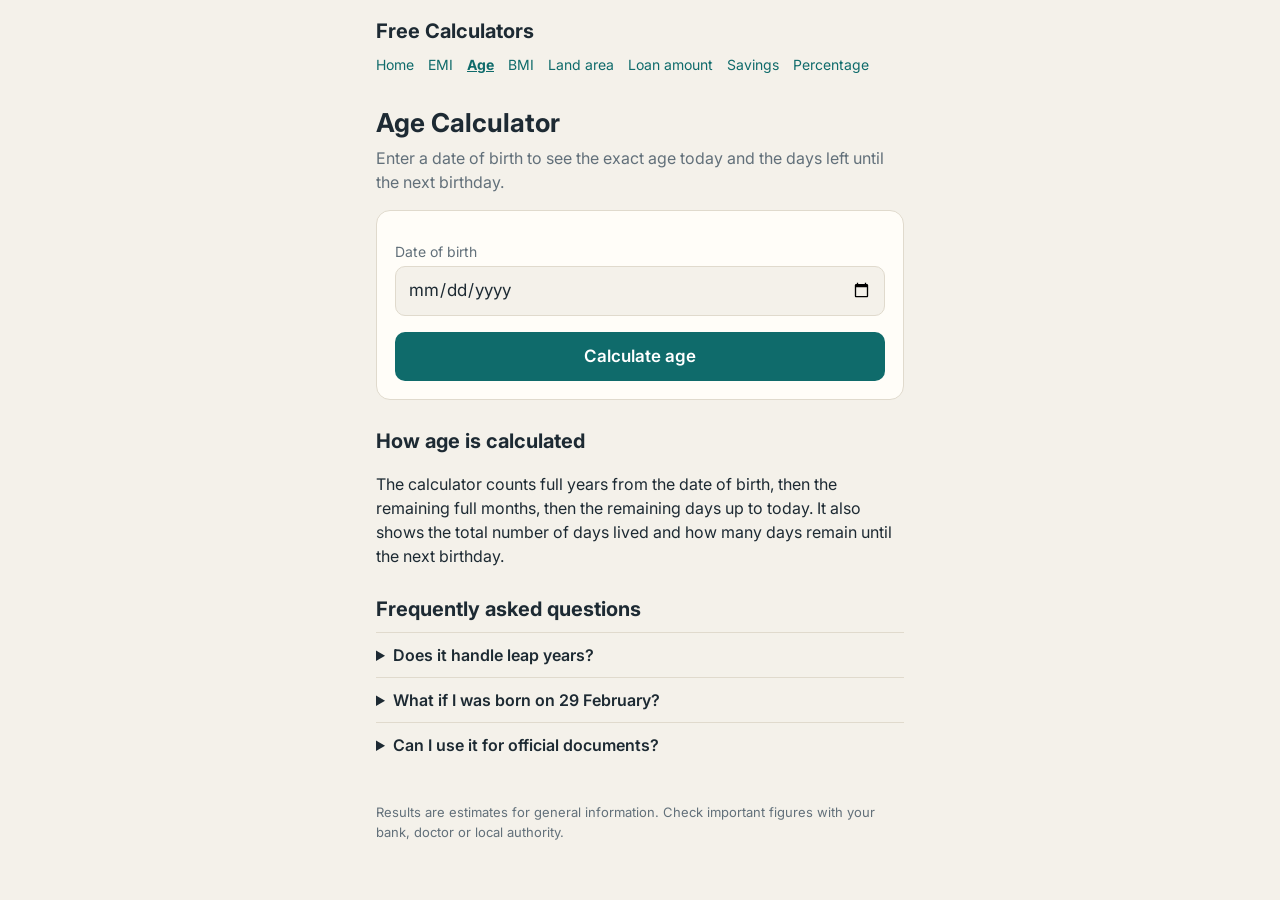
<file: age-calculator.html>
<!DOCTYPE html>
<html lang="en"><head><meta charset="utf-8">
<meta name="viewport" content="width=device-width, initial-scale=1, viewport-fit=cover">
<title>Age Calculator: Exact Age in Years, Months and Days</title>
<meta name="description" content="Free age calculator. Enter a date of birth to get your exact age in years, months and days, total days lived and days until your next birthday.">
<link rel="canonical" href="https://neyedinesh-ux.github.io/calculator/age-calculator.html">
<link rel="stylesheet" href="https://fonts.googleapis.com/css2?family=Inter:wght@400;500;600;700&display=swap">
<link rel="stylesheet" href="style.css"><script type="application/ld+json">{"@context": "https://schema.org", "@type": "FAQPage", "mainEntity": [{"@type": "Question", "name": "Does it handle leap years?", "acceptedAnswer": {"@type": "Answer", "text": "Yes. Total days are counted from real calendar dates, so leap days are included."}}, {"@type": "Question", "name": "What if I was born on 29 February?", "acceptedAnswer": {"@type": "Answer", "text": "Your next birthday is counted from the calendar date in the following year, so in non-leap years it falls in March in this tool."}}, {"@type": "Question", "name": "Can I use it for official documents?", "acceptedAnswer": {"@type": "Answer", "text": "Use it as a quick reference. For legal or official age requirements, follow the rules of the office or authority involved."}}]}</script>
</head><body><div class="wrap">
<header><a class="brand" href="./">Free Calculators</a><nav><a href="./">Home</a><a href="emi-calculator.html">EMI</a><a href="age-calculator.html" aria-current="page">Age</a><a href="bmi-calculator.html">BMI</a><a href="land-area-converter.html">Land area</a><a href="loan-amount-calculator.html">Loan amount</a><a href="savings-interest-calculator.html">Savings</a><a href="percentage-calculator.html">Percentage</a></nav></header>
<h1>Age Calculator</h1><p class="lead">Enter a date of birth to see the exact age today and the days left until the next birthday.</p><section class="panel" id="age">
  
  <label for="a1">Date of birth</label><input id="a1" type="date">
  <button class="go" id="b-age">Calculate age</button>
  <div class="res" id="r-age" aria-live="polite"></div>
</section><article><h2>How age is calculated</h2>
<p>The calculator counts full years from the date of birth, then the remaining full months, then the remaining days up to today. It also shows the total number of days lived and how many days remain until the next birthday.</p>
<h2>Frequently asked questions</h2>
<details><summary>Does it handle leap years?</summary><p>Yes. Total days are counted from real calendar dates, so leap days are included.</p></details>
<details><summary>What if I was born on 29 February?</summary><p>Your next birthday is counted from the calendar date in the following year, so in non-leap years it falls in March in this tool.</p></details>
<details><summary>Can I use it for official documents?</summary><p>Use it as a quick reference. For legal or official age requirements, follow the rules of the office or authority involved.</p></details></article>
<footer>Results are estimates for general information. Check important figures with your bank, doctor or local authority.</footer>
</div><script src="app.js"></script></body></html>
</file>
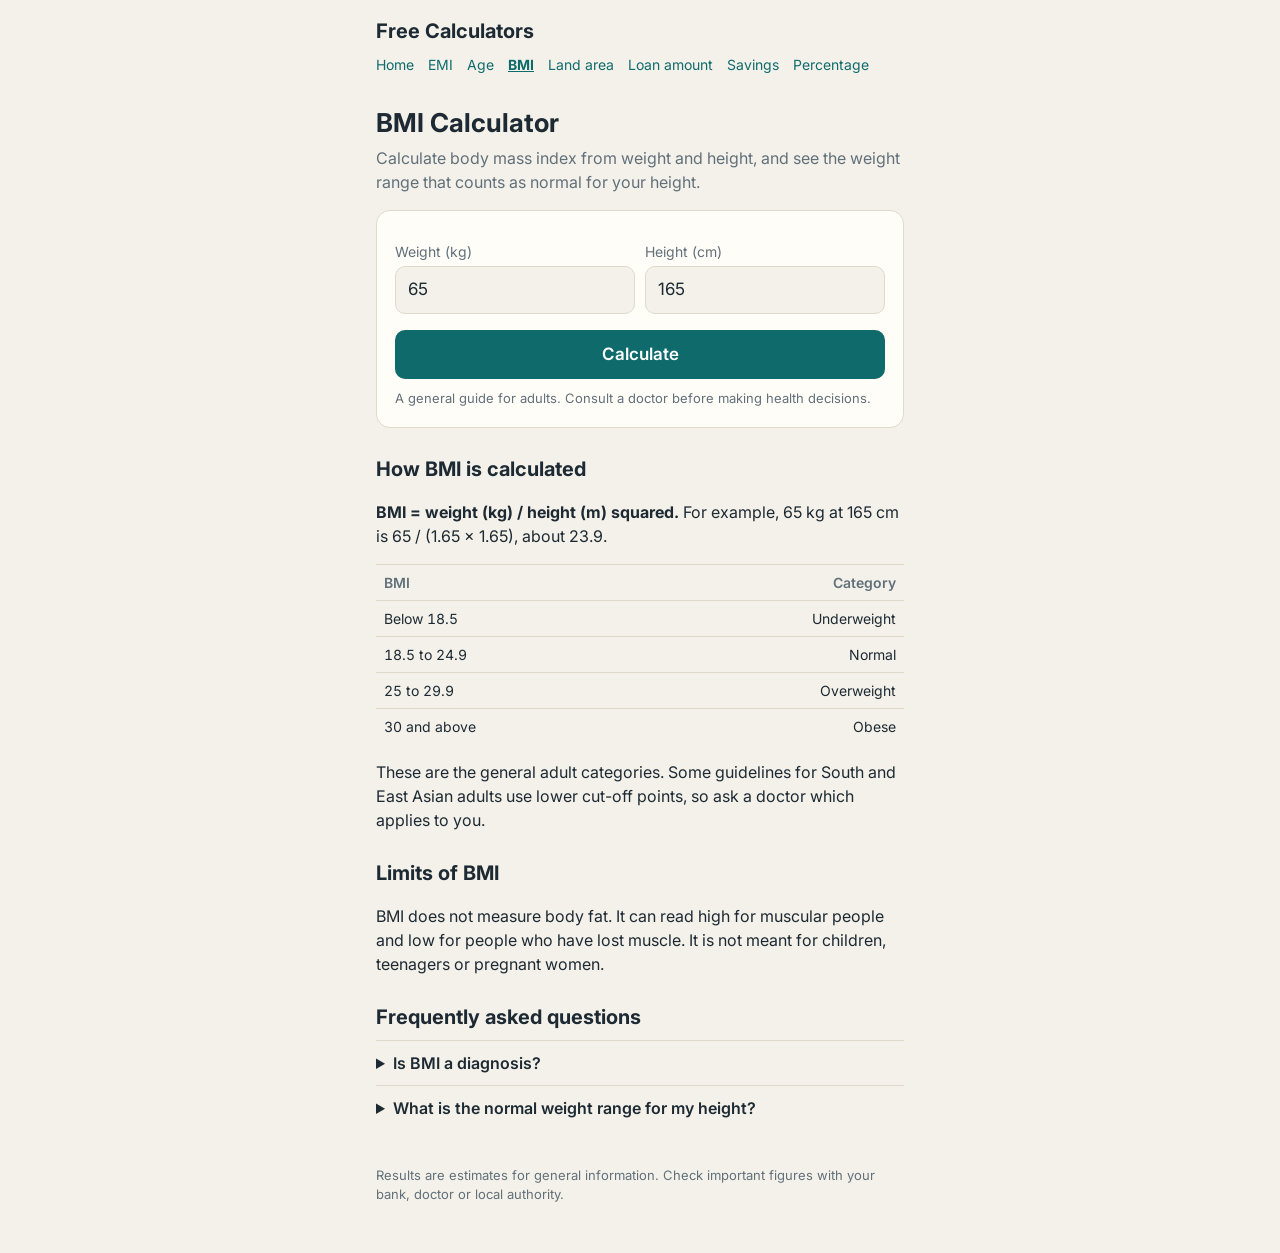
<file: bmi-calculator.html>
<!DOCTYPE html>
<html lang="en"><head><meta charset="utf-8">
<meta name="viewport" content="width=device-width, initial-scale=1, viewport-fit=cover">
<title>BMI Calculator: Body Mass Index and Healthy Weight Range</title>
<meta name="description" content="Free BMI calculator. Enter weight in kg and height in cm to see your body mass index, category and the normal weight range for your height.">
<link rel="canonical" href="https://neyedinesh-ux.github.io/calculator/bmi-calculator.html">
<link rel="stylesheet" href="https://fonts.googleapis.com/css2?family=Inter:wght@400;500;600;700&display=swap">
<link rel="stylesheet" href="style.css"><script type="application/ld+json">{"@context": "https://schema.org", "@type": "FAQPage", "mainEntity": [{"@type": "Question", "name": "Is BMI a diagnosis?", "acceptedAnswer": {"@type": "Answer", "text": "No. It is a screening number. Talk to a doctor before making health decisions."}}, {"@type": "Question", "name": "What is the normal weight range for my height?", "acceptedAnswer": {"@type": "Answer", "text": "The calculator shows the weight range that gives a BMI between 18.5 and 24.9 for the height you enter."}}]}</script>
</head><body><div class="wrap">
<header><a class="brand" href="./">Free Calculators</a><nav><a href="./">Home</a><a href="emi-calculator.html">EMI</a><a href="age-calculator.html">Age</a><a href="bmi-calculator.html" aria-current="page">BMI</a><a href="land-area-converter.html">Land area</a><a href="loan-amount-calculator.html">Loan amount</a><a href="savings-interest-calculator.html">Savings</a><a href="percentage-calculator.html">Percentage</a></nav></header>
<h1>BMI Calculator</h1><p class="lead">Calculate body mass index from weight and height, and see the weight range that counts as normal for your height.</p><section class="panel" id="bmi">
  
  <div class="two">
    <div><label for="m1">Weight (kg)</label><input id="m1" type="number" inputmode="decimal" value="65"></div>
    <div><label for="m2">Height (cm)</label><input id="m2" type="number" inputmode="decimal" value="165"></div>
  </div>
  <button class="go" id="b-bmi">Calculate</button>
  <div class="res" id="r-bmi" aria-live="polite"></div>
  <div class="note">A general guide for adults. Consult a doctor before making health decisions.</div>
</section><article><h2>How BMI is calculated</h2>
<p><b>BMI = weight (kg) / height (m) squared.</b> For example, 65 kg at 165 cm is 65 / (1.65 x 1.65), about 23.9.</p>
<table><tr><th>BMI</th><th>Category</th></tr><tr><td>Below 18.5</td><td>Underweight</td></tr><tr><td>18.5 to 24.9</td><td>Normal</td></tr><tr><td>25 to 29.9</td><td>Overweight</td></tr><tr><td>30 and above</td><td>Obese</td></tr></table>
<p>These are the general adult categories. Some guidelines for South and East Asian adults use lower cut-off points, so ask a doctor which applies to you.</p>
<h2>Limits of BMI</h2>
<p>BMI does not measure body fat. It can read high for muscular people and low for people who have lost muscle. It is not meant for children, teenagers or pregnant women.</p>
<h2>Frequently asked questions</h2>
<details><summary>Is BMI a diagnosis?</summary><p>No. It is a screening number. Talk to a doctor before making health decisions.</p></details>
<details><summary>What is the normal weight range for my height?</summary><p>The calculator shows the weight range that gives a BMI between 18.5 and 24.9 for the height you enter.</p></details></article>
<footer>Results are estimates for general information. Check important figures with your bank, doctor or local authority.</footer>
</div><script src="app.js"></script></body></html>
</file>
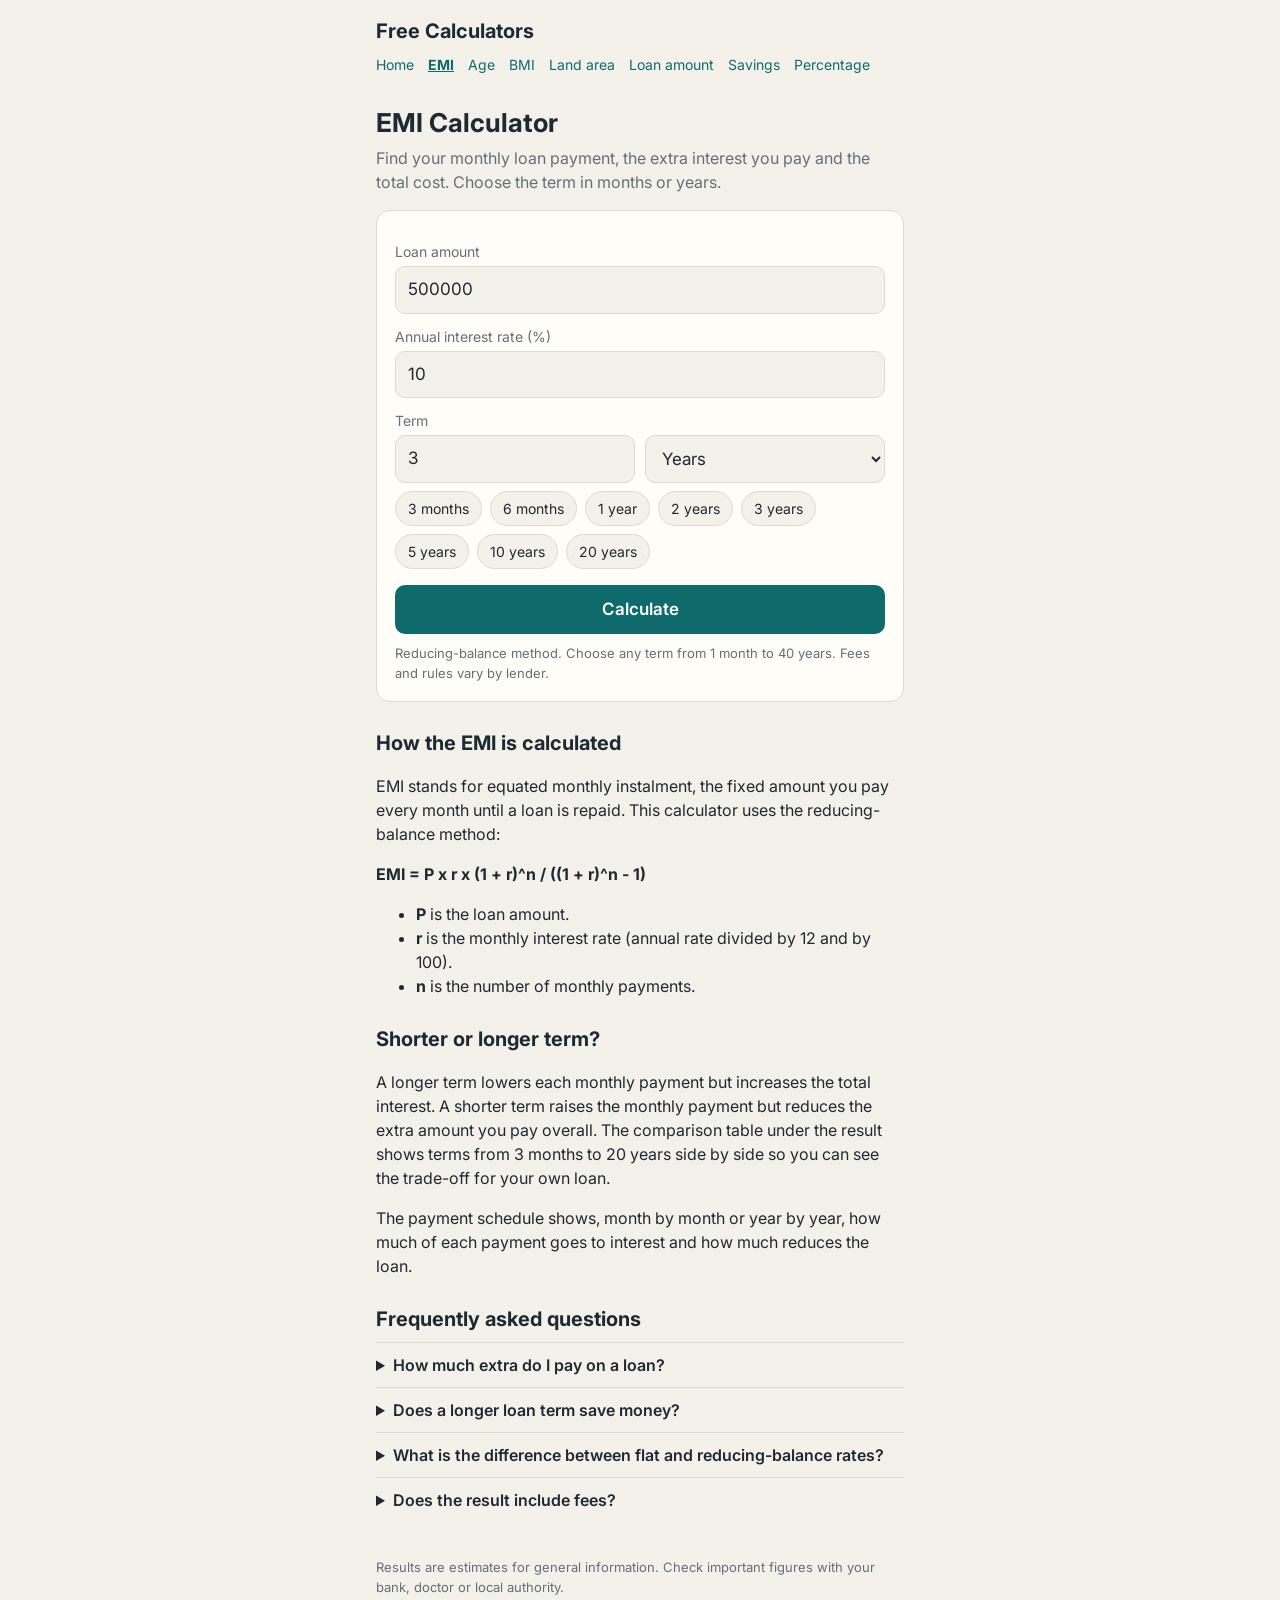
<file: emi-calculator.html>
<!DOCTYPE html>
<html lang="en"><head><meta charset="utf-8">
<meta name="viewport" content="width=device-width, initial-scale=1, viewport-fit=cover">
<title>EMI Calculator: Monthly Loan Payment, Interest and Total Cost</title>
<meta name="description" content="Free EMI calculator. Enter loan amount, interest rate and term in months or years to see your monthly EMI, total interest and a payment schedule.">
<link rel="canonical" href="https://neyedinesh-ux.github.io/calculator/emi-calculator.html">
<link rel="stylesheet" href="https://fonts.googleapis.com/css2?family=Inter:wght@400;500;600;700&display=swap">
<link rel="stylesheet" href="style.css"><script type="application/ld+json">{"@context": "https://schema.org", "@type": "FAQPage", "mainEntity": [{"@type": "Question", "name": "How much extra do I pay on a loan?", "acceptedAnswer": {"@type": "Answer", "text": "The extra amount is the total interest: total of all EMIs minus the loan amount. The calculator shows it in money and as a percentage of the loan."}}, {"@type": "Question", "name": "Does a longer loan term save money?", "acceptedAnswer": {"@type": "Answer", "text": "It lowers the monthly payment but usually costs more in total, because interest is charged for more months."}}, {"@type": "Question", "name": "What is the difference between flat and reducing-balance rates?", "acceptedAnswer": {"@type": "Answer", "text": "A flat rate charges interest on the original loan amount for the whole term. A reducing-balance rate charges interest only on what you still owe. This tool uses reducing balance, so a lender quoting a flat rate will have a higher effective cost than the same number here."}}, {"@type": "Question", "name": "Does the result include fees?", "acceptedAnswer": {"@type": "Answer", "text": "No. Processing fees, insurance and taxes vary by lender and are not included."}}]}</script>
</head><body><div class="wrap">
<header><a class="brand" href="./">Free Calculators</a><nav><a href="./">Home</a><a href="emi-calculator.html" aria-current="page">EMI</a><a href="age-calculator.html">Age</a><a href="bmi-calculator.html">BMI</a><a href="land-area-converter.html">Land area</a><a href="loan-amount-calculator.html">Loan amount</a><a href="savings-interest-calculator.html">Savings</a><a href="percentage-calculator.html">Percentage</a></nav></header>
<h1>EMI Calculator</h1><p class="lead">Find your monthly loan payment, the extra interest you pay and the total cost. Choose the term in months or years.</p><section class="panel" id="emi">
  
  <label for="e1">Loan amount</label><input id="e1" type="number" inputmode="decimal" value="500000">
  <label for="e2">Annual interest rate (%)</label><input id="e2" type="number" inputmode="decimal" value="10">
  <label for="e3">Term</label>
  <div class="two"><input id="e3" type="number" inputmode="decimal" value="3"><select id="e4" aria-label="Term unit"><option value="m">Months</option><option value="y" selected>Years</option></select></div>
  <div class="chips"><button type="button" class="chip" data-i="e3" data-u="e4" data-v="3" data-x="m" data-b="b-emi">3 months</button><button type="button" class="chip" data-i="e3" data-u="e4" data-v="6" data-x="m" data-b="b-emi">6 months</button><button type="button" class="chip" data-i="e3" data-u="e4" data-v="1" data-x="y" data-b="b-emi">1 year</button><button type="button" class="chip" data-i="e3" data-u="e4" data-v="2" data-x="y" data-b="b-emi">2 years</button><button type="button" class="chip" data-i="e3" data-u="e4" data-v="3" data-x="y" data-b="b-emi">3 years</button><button type="button" class="chip" data-i="e3" data-u="e4" data-v="5" data-x="y" data-b="b-emi">5 years</button><button type="button" class="chip" data-i="e3" data-u="e4" data-v="10" data-x="y" data-b="b-emi">10 years</button><button type="button" class="chip" data-i="e3" data-u="e4" data-v="20" data-x="y" data-b="b-emi">20 years</button></div>
  <button class="go" id="b-emi">Calculate</button>
  <div class="res" id="r-emi" aria-live="polite"></div>
  <div id="c-emi"></div>
  <div class="note">Reducing-balance method. Choose any term from 1 month to 40 years. Fees and rules vary by lender.</div>
</section><article><h2>How the EMI is calculated</h2>
<p>EMI stands for equated monthly instalment, the fixed amount you pay every month until a loan is repaid. This calculator uses the reducing-balance method:</p>
<p><b>EMI = P x r x (1 + r)^n / ((1 + r)^n - 1)</b></p>
<ul><li><b>P</b> is the loan amount.</li><li><b>r</b> is the monthly interest rate (annual rate divided by 12 and by 100).</li><li><b>n</b> is the number of monthly payments.</li></ul>
<h2>Shorter or longer term?</h2>
<p>A longer term lowers each monthly payment but increases the total interest. A shorter term raises the monthly payment but reduces the extra amount you pay overall. The comparison table under the result shows terms from 3 months to 20 years side by side so you can see the trade-off for your own loan.</p>
<p>The payment schedule shows, month by month or year by year, how much of each payment goes to interest and how much reduces the loan.</p>
<h2>Frequently asked questions</h2>
<details><summary>How much extra do I pay on a loan?</summary><p>The extra amount is the total interest: total of all EMIs minus the loan amount. The calculator shows it in money and as a percentage of the loan.</p></details>
<details><summary>Does a longer loan term save money?</summary><p>It lowers the monthly payment but usually costs more in total, because interest is charged for more months.</p></details>
<details><summary>What is the difference between flat and reducing-balance rates?</summary><p>A flat rate charges interest on the original loan amount for the whole term. A reducing-balance rate charges interest only on what you still owe. This tool uses reducing balance, so a lender quoting a flat rate will have a higher effective cost than the same number here.</p></details>
<details><summary>Does the result include fees?</summary><p>No. Processing fees, insurance and taxes vary by lender and are not included.</p></details></article>
<footer>Results are estimates for general information. Check important figures with your bank, doctor or local authority.</footer>
</div><script src="app.js"></script></body></html>
</file>
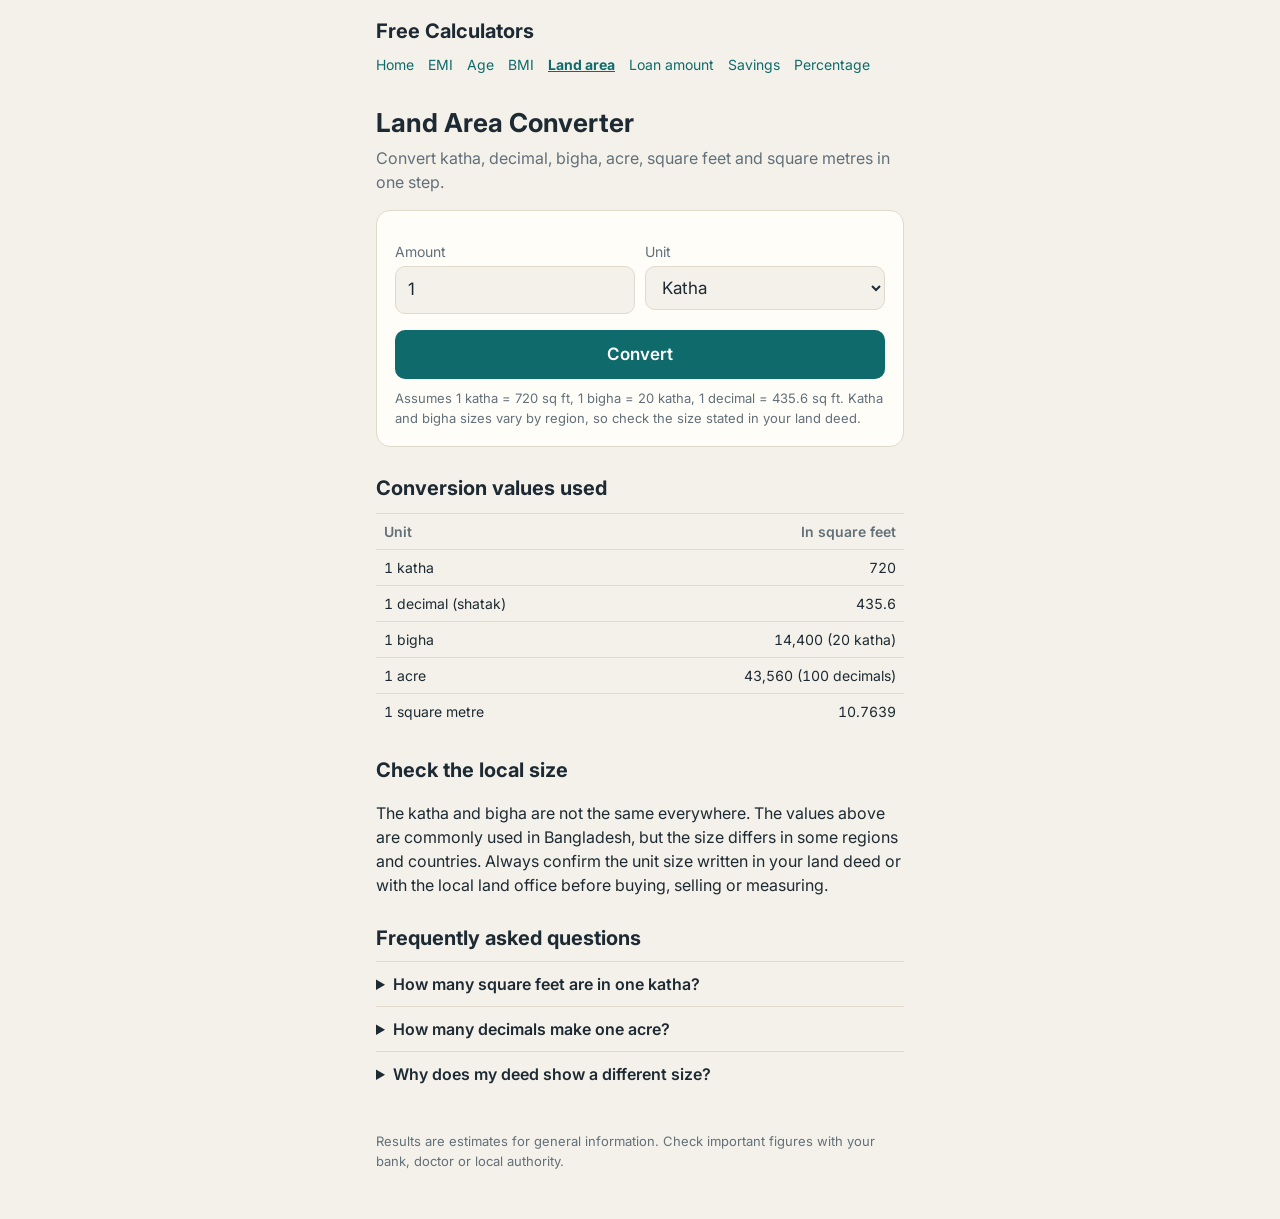
<file: land-area-converter.html>
<!DOCTYPE html>
<html lang="en"><head><meta charset="utf-8">
<meta name="viewport" content="width=device-width, initial-scale=1, viewport-fit=cover">
<title>Land Area Converter: Katha, Decimal, Bigha, Acre, Square Feet</title>
<meta name="description" content="Free land area converter for katha, decimal (shatak), bigha, acre, square feet and square metres. Convert any unit to all the others at once.">
<link rel="canonical" href="https://neyedinesh-ux.github.io/calculator/land-area-converter.html">
<link rel="stylesheet" href="https://fonts.googleapis.com/css2?family=Inter:wght@400;500;600;700&display=swap">
<link rel="stylesheet" href="style.css"><script type="application/ld+json">{"@context": "https://schema.org", "@type": "FAQPage", "mainEntity": [{"@type": "Question", "name": "How many square feet are in one katha?", "acceptedAnswer": {"@type": "Answer", "text": "With the value used here, 720 square feet."}}, {"@type": "Question", "name": "How many decimals make one acre?", "acceptedAnswer": {"@type": "Answer", "text": "100 decimals make one acre."}}, {"@type": "Question", "name": "Why does my deed show a different size?", "acceptedAnswer": {"@type": "Answer", "text": "Local custom and older survey systems vary. Use the size stated in your documents for legal purposes."}}]}</script>
</head><body><div class="wrap">
<header><a class="brand" href="./">Free Calculators</a><nav><a href="./">Home</a><a href="emi-calculator.html">EMI</a><a href="age-calculator.html">Age</a><a href="bmi-calculator.html">BMI</a><a href="land-area-converter.html" aria-current="page">Land area</a><a href="loan-amount-calculator.html">Loan amount</a><a href="savings-interest-calculator.html">Savings</a><a href="percentage-calculator.html">Percentage</a></nav></header>
<h1>Land Area Converter</h1><p class="lead">Convert katha, decimal, bigha, acre, square feet and square metres in one step.</p><section class="panel" id="land">
  
  <div class="two">
    <div><label for="l1">Amount</label><input id="l1" type="number" inputmode="decimal" value="1"></div>
    <div><label for="l2">Unit</label>
      <select id="l2">
        <option value="720">Katha</option><option value="435.6">Decimal (shatak)</option><option value="14400">Bigha</option>
        <option value="43560">Acre</option><option value="1">Square feet</option><option value="10.7639">Square metres</option>
      </select></div>
  </div>
  <button class="go" id="b-land">Convert</button>
  <div class="res" id="r-land" aria-live="polite"></div>
  <div class="note">Assumes 1 katha = 720 sq ft, 1 bigha = 20 katha, 1 decimal = 435.6 sq ft. Katha and bigha sizes vary by region, so check the size stated in your land deed.</div>
</section><article><h2>Conversion values used</h2>
<table><tr><th>Unit</th><th>In square feet</th></tr><tr><td>1 katha</td><td>720</td></tr><tr><td>1 decimal (shatak)</td><td>435.6</td></tr><tr><td>1 bigha</td><td>14,400 (20 katha)</td></tr><tr><td>1 acre</td><td>43,560 (100 decimals)</td></tr><tr><td>1 square metre</td><td>10.7639</td></tr></table>
<h2>Check the local size</h2>
<p>The katha and bigha are not the same everywhere. The values above are commonly used in Bangladesh, but the size differs in some regions and countries. Always confirm the unit size written in your land deed or with the local land office before buying, selling or measuring.</p>
<h2>Frequently asked questions</h2>
<details><summary>How many square feet are in one katha?</summary><p>With the value used here, 720 square feet.</p></details>
<details><summary>How many decimals make one acre?</summary><p>100 decimals make one acre.</p></details>
<details><summary>Why does my deed show a different size?</summary><p>Local custom and older survey systems vary. Use the size stated in your documents for legal purposes.</p></details></article>
<footer>Results are estimates for general information. Check important figures with your bank, doctor or local authority.</footer>
</div><script src="app.js"></script></body></html>
</file>
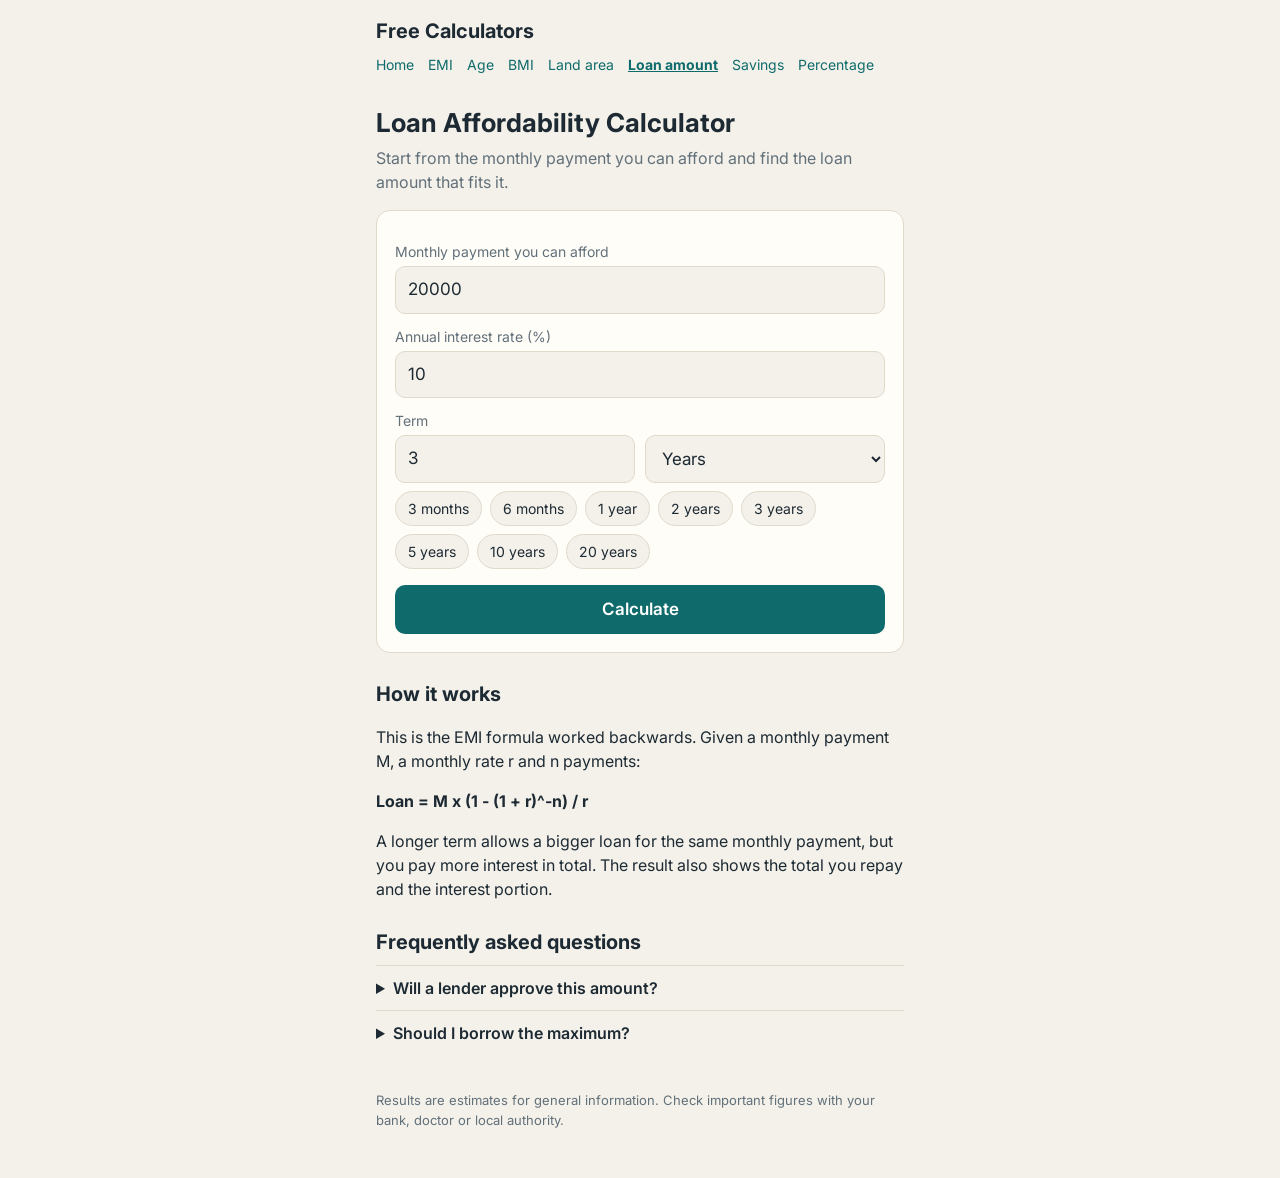
<file: loan-amount-calculator.html>
<!DOCTYPE html>
<html lang="en"><head><meta charset="utf-8">
<meta name="viewport" content="width=device-width, initial-scale=1, viewport-fit=cover">
<title>Loan Affordability Calculator: How Much Loan Can I Afford?</title>
<meta name="description" content="Free loan affordability calculator. Enter the monthly payment you can afford, the interest rate and the term to see the loan amount you can borrow.">
<link rel="canonical" href="https://neyedinesh-ux.github.io/calculator/loan-amount-calculator.html">
<link rel="stylesheet" href="https://fonts.googleapis.com/css2?family=Inter:wght@400;500;600;700&display=swap">
<link rel="stylesheet" href="style.css"><script type="application/ld+json">{"@context": "https://schema.org", "@type": "FAQPage", "mainEntity": [{"@type": "Question", "name": "Will a lender approve this amount?", "acceptedAnswer": {"@type": "Answer", "text": "Not necessarily. Lenders also consider income, existing debts and credit history. Treat the result as a planning figure."}}, {"@type": "Question", "name": "Should I borrow the maximum?", "acceptedAnswer": {"@type": "Answer", "text": "Many people keep a margin so that rising costs or lower income do not make payments hard to meet."}}]}</script>
</head><body><div class="wrap">
<header><a class="brand" href="./">Free Calculators</a><nav><a href="./">Home</a><a href="emi-calculator.html">EMI</a><a href="age-calculator.html">Age</a><a href="bmi-calculator.html">BMI</a><a href="land-area-converter.html">Land area</a><a href="loan-amount-calculator.html" aria-current="page">Loan amount</a><a href="savings-interest-calculator.html">Savings</a><a href="percentage-calculator.html">Percentage</a></nav></header>
<h1>Loan Affordability Calculator</h1><p class="lead">Start from the monthly payment you can afford and find the loan amount that fits it.</p><section class="panel" id="loan">
  
  <label for="n1">Monthly payment you can afford</label><input id="n1" type="number" inputmode="decimal" value="20000">
  <label for="n2">Annual interest rate (%)</label><input id="n2" type="number" inputmode="decimal" value="10">
  <label for="n3">Term</label>
  <div class="two"><input id="n3" type="number" inputmode="decimal" value="3"><select id="n4" aria-label="Term unit"><option value="m">Months</option><option value="y" selected>Years</option></select></div>
  <div class="chips"><button type="button" class="chip" data-i="n3" data-u="n4" data-v="3" data-x="m" data-b="b-loan">3 months</button><button type="button" class="chip" data-i="n3" data-u="n4" data-v="6" data-x="m" data-b="b-loan">6 months</button><button type="button" class="chip" data-i="n3" data-u="n4" data-v="1" data-x="y" data-b="b-loan">1 year</button><button type="button" class="chip" data-i="n3" data-u="n4" data-v="2" data-x="y" data-b="b-loan">2 years</button><button type="button" class="chip" data-i="n3" data-u="n4" data-v="3" data-x="y" data-b="b-loan">3 years</button><button type="button" class="chip" data-i="n3" data-u="n4" data-v="5" data-x="y" data-b="b-loan">5 years</button><button type="button" class="chip" data-i="n3" data-u="n4" data-v="10" data-x="y" data-b="b-loan">10 years</button><button type="button" class="chip" data-i="n3" data-u="n4" data-v="20" data-x="y" data-b="b-loan">20 years</button></div>
  <button class="go" id="b-loan">Calculate</button>
  <div class="res" id="r-loan" aria-live="polite"></div>
</section><article><h2>How it works</h2>
<p>This is the EMI formula worked backwards. Given a monthly payment M, a monthly rate r and n payments:</p>
<p><b>Loan = M x (1 - (1 + r)^-n) / r</b></p>
<p>A longer term allows a bigger loan for the same monthly payment, but you pay more interest in total. The result also shows the total you repay and the interest portion.</p>
<h2>Frequently asked questions</h2>
<details><summary>Will a lender approve this amount?</summary><p>Not necessarily. Lenders also consider income, existing debts and credit history. Treat the result as a planning figure.</p></details>
<details><summary>Should I borrow the maximum?</summary><p>Many people keep a margin so that rising costs or lower income do not make payments hard to meet.</p></details></article>
<footer>Results are estimates for general information. Check important figures with your bank, doctor or local authority.</footer>
</div><script src="app.js"></script></body></html>
</file>
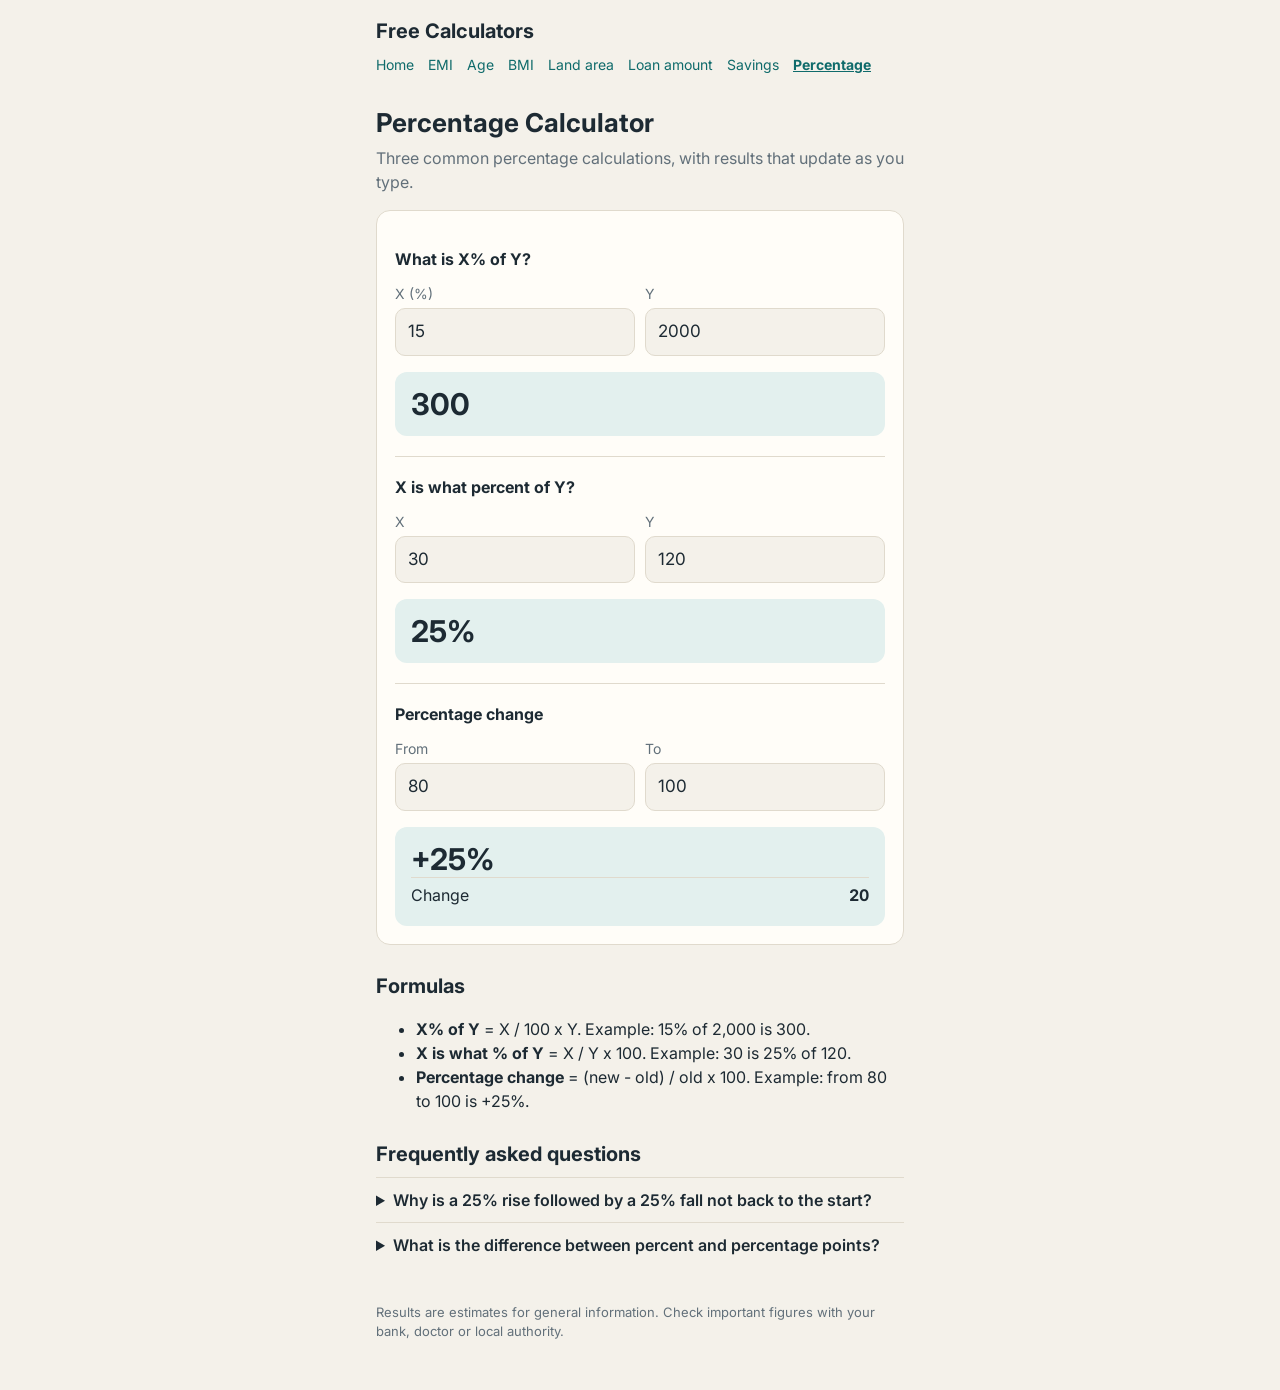
<file: percentage-calculator.html>
<!DOCTYPE html>
<html lang="en"><head><meta charset="utf-8">
<meta name="viewport" content="width=device-width, initial-scale=1, viewport-fit=cover">
<title>Percentage Calculator: Percent of a Number, Percent Change and More</title>
<meta name="description" content="Free percentage calculator. Find X percent of a number, what percent one number is of another, and the percentage increase or decrease.">
<link rel="canonical" href="https://neyedinesh-ux.github.io/calculator/percentage-calculator.html">
<link rel="stylesheet" href="https://fonts.googleapis.com/css2?family=Inter:wght@400;500;600;700&display=swap">
<link rel="stylesheet" href="style.css"><script type="application/ld+json">{"@context": "https://schema.org", "@type": "FAQPage", "mainEntity": [{"@type": "Question", "name": "Why is a 25% rise followed by a 25% fall not back to the start?", "acceptedAnswer": {"@type": "Answer", "text": "The second change applies to a larger number. A 25% rise on 80 gives 100, and 25% off 100 gives 75."}}, {"@type": "Question", "name": "What is the difference between percent and percentage points?", "acceptedAnswer": {"@type": "Answer", "text": "Going from 10% to 12% is a rise of 2 percentage points, which is a 20% increase in the rate."}}]}</script>
</head><body><div class="wrap">
<header><a class="brand" href="./">Free Calculators</a><nav><a href="./">Home</a><a href="emi-calculator.html">EMI</a><a href="age-calculator.html">Age</a><a href="bmi-calculator.html">BMI</a><a href="land-area-converter.html">Land area</a><a href="loan-amount-calculator.html">Loan amount</a><a href="savings-interest-calculator.html">Savings</a><a href="percentage-calculator.html" aria-current="page">Percentage</a></nav></header>
<h1>Percentage Calculator</h1><p class="lead">Three common percentage calculations, with results that update as you type.</p><section class="panel" id="pct">
  
  <h3>What is X% of Y?</h3>
  <div class="two"><div><label for="p1">X (%)</label><input id="p1" type="number" inputmode="decimal" value="15"></div><div><label for="p2">Y</label><input id="p2" type="number" inputmode="decimal" value="2000"></div></div>
  <div class="res" id="r-p1" aria-live="polite"></div>
  <div class="sep"></div>
  <h3>X is what percent of Y?</h3>
  <div class="two"><div><label for="p3">X</label><input id="p3" type="number" inputmode="decimal" value="30"></div><div><label for="p4">Y</label><input id="p4" type="number" inputmode="decimal" value="120"></div></div>
  <div class="res" id="r-p2" aria-live="polite"></div>
  <div class="sep"></div>
  <h3>Percentage change</h3>
  <div class="two"><div><label for="p5">From</label><input id="p5" type="number" inputmode="decimal" value="80"></div><div><label for="p6">To</label><input id="p6" type="number" inputmode="decimal" value="100"></div></div>
  <div class="res" id="r-p3" aria-live="polite"></div>
</section><article><h2>Formulas</h2>
<ul><li><b>X% of Y</b> = X / 100 x Y. Example: 15% of 2,000 is 300.</li><li><b>X is what % of Y</b> = X / Y x 100. Example: 30 is 25% of 120.</li><li><b>Percentage change</b> = (new - old) / old x 100. Example: from 80 to 100 is +25%.</li></ul>
<h2>Frequently asked questions</h2>
<details><summary>Why is a 25% rise followed by a 25% fall not back to the start?</summary><p>The second change applies to a larger number. A 25% rise on 80 gives 100, and 25% off 100 gives 75.</p></details>
<details><summary>What is the difference between percent and percentage points?</summary><p>Going from 10% to 12% is a rise of 2 percentage points, which is a 20% increase in the rate.</p></details></article>
<footer>Results are estimates for general information. Check important figures with your bank, doctor or local authority.</footer>
</div><script src="app.js"></script></body></html>
</file>
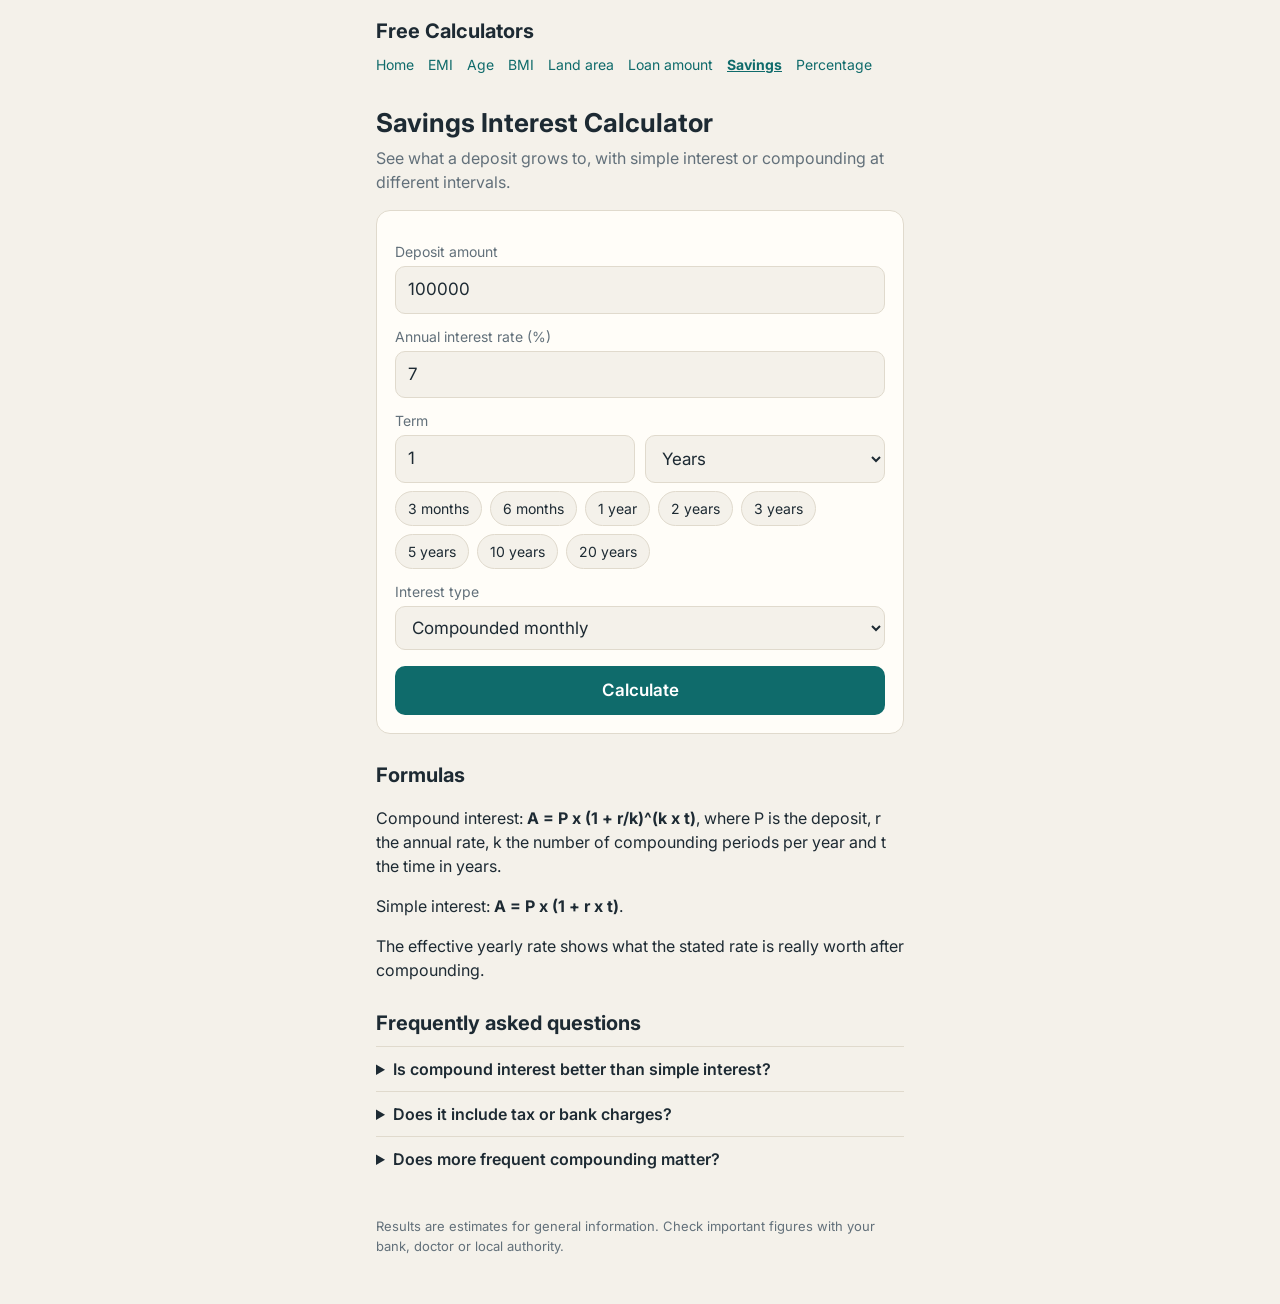
<file: savings-interest-calculator.html>
<!DOCTYPE html>
<html lang="en"><head><meta charset="utf-8">
<meta name="viewport" content="width=device-width, initial-scale=1, viewport-fit=cover">
<title>Savings Interest Calculator: Simple and Compound Interest on Deposits</title>
<meta name="description" content="Free savings and deposit interest calculator. Compare simple interest with monthly, quarterly, half-yearly or yearly compounding over months or years.">
<link rel="canonical" href="https://neyedinesh-ux.github.io/calculator/savings-interest-calculator.html">
<link rel="stylesheet" href="https://fonts.googleapis.com/css2?family=Inter:wght@400;500;600;700&display=swap">
<link rel="stylesheet" href="style.css"><script type="application/ld+json">{"@context": "https://schema.org", "@type": "FAQPage", "mainEntity": [{"@type": "Question", "name": "Is compound interest better than simple interest?", "acceptedAnswer": {"@type": "Answer", "text": "For the same rate and term, compounding gives a higher final amount because interest earns interest."}}, {"@type": "Question", "name": "Does it include tax or bank charges?", "acceptedAnswer": {"@type": "Answer", "text": "No. Tax and fees depend on your country and account, so check them with your bank."}}, {"@type": "Question", "name": "Does more frequent compounding matter?", "acceptedAnswer": {"@type": "Answer", "text": "Slightly. Monthly compounding gives a little more than yearly at the same rate."}}]}</script>
</head><body><div class="wrap">
<header><a class="brand" href="./">Free Calculators</a><nav><a href="./">Home</a><a href="emi-calculator.html">EMI</a><a href="age-calculator.html">Age</a><a href="bmi-calculator.html">BMI</a><a href="land-area-converter.html">Land area</a><a href="loan-amount-calculator.html">Loan amount</a><a href="savings-interest-calculator.html" aria-current="page">Savings</a><a href="percentage-calculator.html">Percentage</a></nav></header>
<h1>Savings Interest Calculator</h1><p class="lead">See what a deposit grows to, with simple interest or compounding at different intervals.</p><section class="panel" id="save">
  
  <label for="s1">Deposit amount</label><input id="s1" type="number" inputmode="decimal" value="100000">
  <label for="s2">Annual interest rate (%)</label><input id="s2" type="number" inputmode="decimal" value="7">
  <label for="s3">Term</label>
  <div class="two"><input id="s3" type="number" inputmode="decimal" value="1"><select id="s4" aria-label="Term unit"><option value="m">Months</option><option value="y" selected>Years</option></select></div>
  <div class="chips"><button type="button" class="chip" data-i="s3" data-u="s4" data-v="3" data-x="m" data-b="b-save">3 months</button><button type="button" class="chip" data-i="s3" data-u="s4" data-v="6" data-x="m" data-b="b-save">6 months</button><button type="button" class="chip" data-i="s3" data-u="s4" data-v="1" data-x="y" data-b="b-save">1 year</button><button type="button" class="chip" data-i="s3" data-u="s4" data-v="2" data-x="y" data-b="b-save">2 years</button><button type="button" class="chip" data-i="s3" data-u="s4" data-v="3" data-x="y" data-b="b-save">3 years</button><button type="button" class="chip" data-i="s3" data-u="s4" data-v="5" data-x="y" data-b="b-save">5 years</button><button type="button" class="chip" data-i="s3" data-u="s4" data-v="10" data-x="y" data-b="b-save">10 years</button><button type="button" class="chip" data-i="s3" data-u="s4" data-v="20" data-x="y" data-b="b-save">20 years</button></div>
  <label for="s5">Interest type</label>
  <select id="s5"><option value="12">Compounded monthly</option><option value="4">Compounded quarterly</option><option value="2">Compounded half-yearly</option><option value="1">Compounded yearly</option><option value="0">Simple interest</option></select>
  <button class="go" id="b-save">Calculate</button>
  <div class="res" id="r-save" aria-live="polite"></div>
</section><article><h2>Formulas</h2>
<p>Compound interest: <b>A = P x (1 + r/k)^(k x t)</b>, where P is the deposit, r the annual rate, k the number of compounding periods per year and t the time in years.</p>
<p>Simple interest: <b>A = P x (1 + r x t)</b>.</p>
<p>The effective yearly rate shows what the stated rate is really worth after compounding.</p>
<h2>Frequently asked questions</h2>
<details><summary>Is compound interest better than simple interest?</summary><p>For the same rate and term, compounding gives a higher final amount because interest earns interest.</p></details>
<details><summary>Does it include tax or bank charges?</summary><p>No. Tax and fees depend on your country and account, so check them with your bank.</p></details>
<details><summary>Does more frequent compounding matter?</summary><p>Slightly. Monthly compounding gives a little more than yearly at the same rate.</p></details></article>
<footer>Results are estimates for general information. Check important figures with your bank, doctor or local authority.</footer>
</div><script src="app.js"></script></body></html>
</file>
<file: style.css>
:root{
  --bg:#f4f1ea;--surface:#fffdf8;--ink:#1d2a33;--muted:#62707a;--line:#e0dacd;--accent:#0f6b6b;--accent-ink:#ffffff;--chip:#ebe6d9;--result:#e3f0ee;
  box-sizing:border-box;padding-top:env(safe-area-inset-top,0px);padding-bottom:env(safe-area-inset-bottom,0px);
}
@media (prefers-color-scheme:dark){
  :root:not([data-theme="light"]){--bg:#12191c;--surface:#1a2428;--ink:#e8eef0;--muted:#9bacb3;--line:#2b383d;--accent:#4fc1bd;--accent-ink:#062524;--chip:#24323a;--result:#1d3535}
}
:root[data-theme="dark"]{--bg:#12191c;--surface:#1a2428;--ink:#e8eef0;--muted:#9bacb3;--line:#2b383d;--accent:#4fc1bd;--accent-ink:#062524;--chip:#24323a;--result:#1d3535}
html{scroll-padding-top:env(safe-area-inset-top,0px)}
*{box-sizing:border-box}
body{margin:0;background:var(--bg);color:var(--ink);font-family:"Inter",system-ui,-apple-system,"Segoe UI",sans-serif;line-height:1.5}
.wrap{max-width:560px;margin:0 auto;padding:0 16px 48px}
header{padding:20px 0 6px}
h1{font-size:27px;margin:0;font-weight:700}
.sub{color:var(--muted);font-size:14px}
.tabs{display:flex;gap:8px;margin:16px 0;overflow-x:auto;padding-bottom:4px}
.tab{border:0;background:var(--chip);color:var(--ink);font:inherit;font-size:15px;padding:9px 16px;border-radius:999px;cursor:pointer;white-space:nowrap}
.tab[aria-selected="true"]{background:var(--accent);color:var(--accent-ink);font-weight:600}
.tab:focus-visible,input:focus-visible,select:focus-visible,button.go:focus-visible{outline:2px solid var(--accent);outline-offset:2px}
.panel{background:var(--surface);border:1px solid var(--line);border-radius:14px;padding:18px}
.panel[hidden]{display:none}
h2{font-size:19px;margin:0 0 14px}
label{display:block;font-size:14px;color:var(--muted);margin:12px 0 4px}
input,select{width:100%;font:inherit;font-size:17px;padding:10px 12px;border:1px solid var(--line);border-radius:10px;background:var(--bg);color:var(--ink)}
.two{display:grid;grid-template-columns:1fr 1fr;gap:10px}
button.go{margin-top:16px;width:100%;border:0;background:var(--accent);color:var(--accent-ink);font:inherit;font-size:17px;font-weight:600;padding:12px;border-radius:10px;cursor:pointer}
.res{margin-top:16px;background:var(--result);border-radius:12px;padding:14px 16px}
.res:empty{display:none}
.big{font-size:30px;font-weight:700;line-height:1.2}
.line{display:flex;justify-content:space-between;gap:10px;padding:5px 0;font-size:16px;border-top:1px solid var(--line)}
.line:first-child{border-top:0}
.line b{font-variant-numeric:tabular-nums;text-align:right}
.note{font-size:13px;color:var(--muted);margin-top:10px}
.chips{display:flex;flex-wrap:wrap;gap:8px;margin-top:8px}
.chip{border:1px solid var(--line);background:var(--bg);color:var(--ink);font:inherit;font-size:14px;padding:6px 12px;border-radius:999px;cursor:pointer}
.chip:focus-visible{outline:2px solid var(--accent);outline-offset:2px}
.tw{overflow-x:auto;margin-top:12px}
.sch{max-height:340px;overflow-y:auto}
table{border-collapse:collapse;width:100%;font-size:14px;font-variant-numeric:tabular-nums}
th,td{padding:7px 8px;text-align:right;border-top:1px solid var(--line);white-space:nowrap}
th:first-child,td:first-child{text-align:left}
th{font-weight:600;color:var(--muted)}
.sep{height:1px;background:var(--line);margin:20px 0 4px}
h3{font-size:16px;margin:18px 0 0}
.err{color:#c0392b;font-size:14px;margin-top:10px}

header{padding:16px 0 4px}.brand{font-size:20px;font-weight:700;color:var(--ink);text-decoration:none}
nav{display:flex;flex-wrap:wrap;gap:4px 14px;font-size:14px;margin:8px 0 14px}
nav a{color:var(--accent);text-decoration:none}nav a[aria-current]{font-weight:700;text-decoration:underline}
h1{font-size:26px;margin:10px 0 4px}.lead{color:var(--muted);margin:0 0 16px}
article{margin-top:26px}article h2{font-size:20px;margin:26px 0 8px}article p,article li{font-size:16px}
article table{margin:10px 0}details{border-top:1px solid var(--line);padding:10px 0}summary{cursor:pointer;font-weight:600}
.cards{display:grid;gap:10px;margin-top:16px}.card{display:block;background:var(--surface);border:1px solid var(--line);border-radius:12px;padding:14px 16px;color:var(--ink);text-decoration:none}
.card b{display:block;font-size:17px;color:var(--accent)}.card span{font-size:14px;color:var(--muted)}
footer{margin-top:36px;font-size:13px;color:var(--muted)}
</file>
